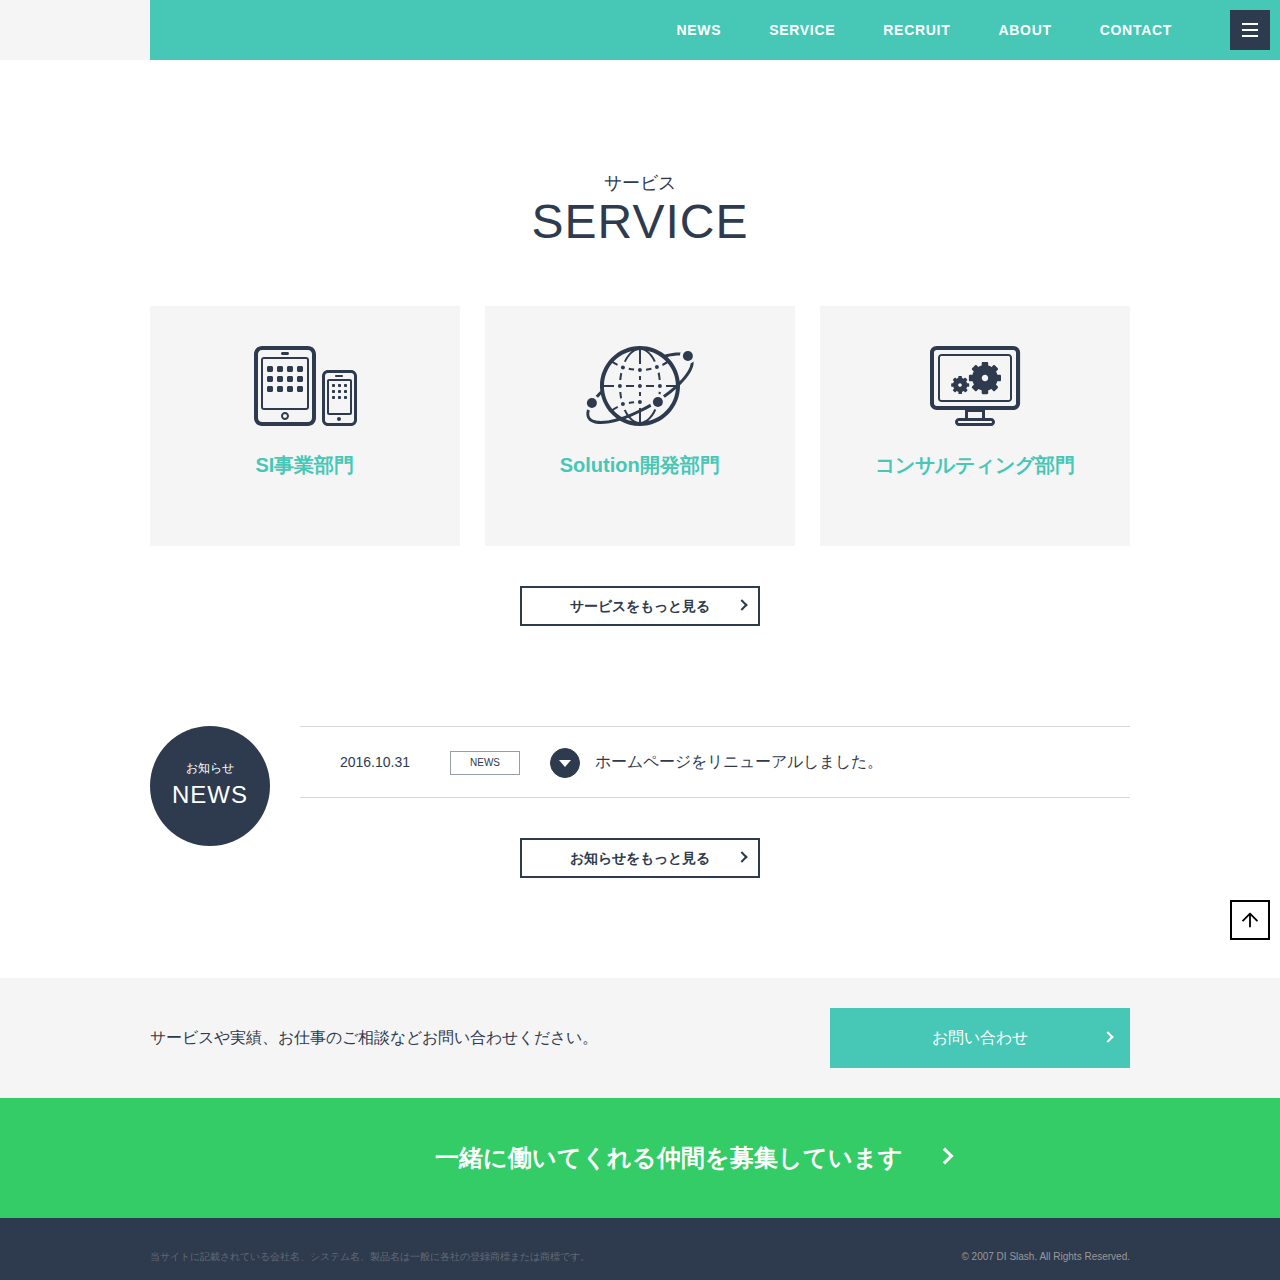
<file: index.html>
<!DOCTYPE html>
<html lang="ja">
    <head>
        <meta http-equiv="Content-Type" content="text/html; charset=UTF-8">
        
        <title>Webシステム/アプリ開発なら株式会社 DI Slash（東京）</title>

        <meta name="description" content="株式会社 DI Slashのミッションは、プロダクトやサービスの先にある「体験」を創ること。 IT技術と品質にこだわり、ものづくりの感性を磨き続けています。 ">
        <meta property="og:title" content="株式会社 DI Slash">
        <meta property="og:type" content="website">
        <meta property="og:url" content="/">
        <meta property="og:image" content="/asset/ico/apple-touch-icon.png">
        <meta name="viewport" content="initial-scale=1.0, user-scalable=no">
        <meta name="format-detection" content="telephone=no">
        <link rel="canonical" href="/">
        <link rel="author" type="text/plain" href="/about">
        <link rel="apple-touch-icon-precomposed" href="/asset/ico/apple-touch-icon.png">
        <link rel="stylesheet" href="/css">
        <link rel="stylesheet" href="/css/home.css">
        <!--script async="" src="/js/analytics.js"></script-->
        <script src="/js/jquery-1.11.1.min.js"></script>
        <script src="/js/common.js"></script>
        <script src="/js/main-visual.js"></script>
        <script src="/js/map.js"></script>
        <meta name="google-site-verification" content="">
    </head>
    <body id="is-sp">
        <div class="area-header" role="banner">
            <div class="website-name"><a href="/"><h1>株式会社 DI Slash</h1></a></div>
        </div>

        <div class="area-banner">
            <div class="l-wrapper">
                <div class="article">
                    <div class="head">
                        <em>DREAM</em>  INNOVATION<br> <em>SLASH</em>
                    </div>
                    <div class="body">
                        常にお客様の満足の為にベストを尽くし信頼され、<br>
                        高等な技術集団として評価される会社を<br>作り続けます。
                    </div>
                </div>
            </div>
        </div>

        <div class="area-main" role="main">
            <div class="l-wrapper">

                <div class="service">
                    <h1 class="head category"><span class="ruby">サービス</span>service</h1>

                    <div class="page-list">

                    <div class="article smartphone-app js-toggle">
                        <h2 class="head">SI事業部門</h2>
                        <div class="body">
                            <ul class="decor-link-list">
                                <li>
                                    <a class="item">
                                        <span class="data">業務委託開発</span>
                                    </a>
                                </li>
                                <li>
                                    <a class="item">
                                        <span class="data">新規システム開発</span>
                                    </a>
                                </li>
                                <li>
                                    <a class="item">
                                        <span class="data">既存システムの維持保守</span>
                                    </a>
                                </li>
                                <!--li>
                                    <a class="item" href="/service/smartphone-app/html5-javascript.html">
                                        <span class="data">Webアプリ開発</span>
                                    </a>
                                </li>
                                <li>
                                    <a class="item" href="/service/smartphone-app/unity.html">
                                        <span class="data">Unity（3D）</span>
                                    </a>
                                </li>
                                <li>
                                    <a class="item" href="/service/smartphone-app/wearable-device.html">
                                        <span class="data">ウェアラブルデバイス</span>
                                    </a>
                                </li>
                                <li>
                                    <a class="item" href="/service/solution/ibeacon.html">
                                        <span class="data">iBeacon</span>
                                    </a>
                                </li-->
                            </ul>
                        </div>
                    </div>

                    <div class="article website js-toggle">
                        <h2 class="head">Solution開発部門</h2>
                        <div class="body">
                            <ul class="decor-link-list">
                                <li>
                                    <a class="item">
                                        <span class="data">レガシーシステムの<br>Migration Solution</span>
                                    </a>
                                </li>
                                <li>
                                    <a class="item">
                                        <span class="data">.NET開発サーポートツール</span>
                                    </a>
                                </li>
                                <!--li>
                                    <a class="item" href="/service/website/seo.html">
                                        <span class="data">SEO（検索エンジン最適化）</span>
                                    </a>
                                </li>
                                <li>
                                    <a class="item" href="/service/website/smartphone.html">
                                        <span class="data">スマートフォン対応/最適化</span>
                                    </a>
                                </li>
                                <li>
                                    <a class="item" href="/service/website/responsive.html">
                                        <span class="data">レスポンシブWebデザイン</span>
                                    </a>
                                </li>
                                <li>
                                    <a class="item" href="/service/website/maintenance.html">
                                        <span class="data">メンテナンス保守</span>
                                    </a>
                                </li-->
                            </ul>
                        </div>
                    </div>

                    <div class="article web-app-system js-toggle">
                        <h2 class="head">コンサルティング部門</h2>
                        <div class="body">
                            <ul class="decor-link-list">
                                <li>
                                    <a class="item">
                                        <span class="data">業務コンサルティング</span>
                                    </a>
                                </li>
                                <li>
                                    <a class="item">
                                        <span class="data">データベースコンサルティング</span>
                                    </a>
                                </li>
                                <li>
                                    <a class="item">
                                        <span class="data">システム分析コンサルティング</span>
                                    </a>
                                </li>
                                <!--li>
                                    <a class="item" href="/service/web-app-system/ec-site.html">
                                        <span class="data">ECサイト構築/運営</span>
                                    </a>
                                </li>
                                <li>
                                    <a class="item" href="/service/web-app-system/business-app.html">
                                        <span class="data">業務システム開発</span>
                                    </a>
                                </li>
                                <li>
                                    <a class="item" href="/service/web-app-system/enterprise-portal.html">
                                        <span class="data">企業・社内ポータル開発</span>
                                    </a>
                                </li>
                                <li>
                                    <a class="item" href="/service/web-app-system/infrastructure-server.html">
                                        <span class="data">インフラ・サーバ設計/構築</span>
                                    </a>
                                </li-->
                            </ul>
                        </div>
                    </div>

                </div>

                    <div class="more">
                        <a href="/service/">サービスをもっと見る</a>
                    </div>

                </div>

                <div class="article l-horizontal news">
                    <h2 class="head"><span class="ruby">お知らせ</span>news</h2>
                    <div id="js-news-list" class="body news-list">
                        <div class="article js-toggle">
                           <div class="head">
                                <div class="date">2016.10.31</div>
                                <div class="type">NEWS</div>
                                <h2>ホームページをリニューアルしました。</h2>
                            </div>
                            <div class="body">
                                <p>みなさん、ホームページをリニューアルしました。</p>
                            </div>
                        </div>
                    </div>
                    <div class="more">
                        <a href="/news">お知らせをもっと見る</a>
                    </div>
                </div>

            </div>

            <div class="nav-contact" role="complementary">
                <div class="l-wrapper">
                    <p>
                        サービスや実績、お仕事のご相談などお問い合わせください。
                    </p>
                    <a href="/contact" class="button" role="button">お問い合わせ</a>
                </div>
            </div>

            <a href="/recruit/" class="recruit">
                <div>
                    一緒に働いてくれる<br>仲間を募集しています
                </div>
            </a>


            <div class="nav-return">
                <div class="l-wrapper">
                    <a id="btn_page-top" class="page-top" href="/#top" style="position: fixed; display: inline;">page top</a>
                </div>
            </div>

        </div>
        <div id="navigation" class="nav" role="navigation" style="">
            <span id="btn_nav" class="btn_nav"></span>
            <div class="l-wrapper">
                <div class="home is-current">
                    <a href="/">home</a>
                </div>
                <ul id="main-menu" class="main">
                    <li><a href="/news">news<span class="ruby">お知らせ</span></a></li>
                    <li><a href="/service">service<span class="ruby">サービス</span></a></li>
                    <li><a href="/recruit">recruit<span class="ruby">リクルート</span></a></li>
                    <li><a href="/about">about<span class="ruby">会社紹介</span></a></li>
                    <li class="contact"><a href="/contact">contact<span class="ruby">お問い合わせ</span></a></li>
                </ul>
                <ul class="sub">
                </ul>
                <div class="english">
                    <a href="/ko/">한국어</a>
                </div>
                <div class="facebook">
                    <a href="http://ja-jp.facebook.com/dislash.jp" target="_blank">Facebook</a>
                </div>
            </div>
        </div>
        <div class="area-footer">
            <div class="l-wrapper">
                <span class="copyright">© 2007 DI Slash. All Rights Reserved.</span>
                <span class="trademark">当サイトに記載されている会社名、システム名、製品名は一般に各社の登録商標または商標です。</span>
            </div>
        </div>



    </body>
</html>
</file>
<file: css/home.css>
@charset "UTF-8";.montserrat,.head.category,.head.category-sub,#is-pc .nav .home a,#is-pc .nav .english a,#is-pc .nav li a,#is-sp .nav li a,#is-sp .nav .home a,#is-sp .nav .english a,#is-pc .news.article.l-horizontal>.head,#is-pc.is-ie8 .area-banner .article .head,#is-sp .area-banner .article .head,#is-sp .news.article.l-horizontal>.head{font-family:"Montserrat",Helvetica,"Hiragino Kaku Gothic Pro","ヒラギノ角ゴ Pro W3",YuGothic,Meiryo,sans-serif;text-transform:uppercase;font-weight:normal;text-decoration:none}.montserrat .ruby,.head.category .ruby,.head.category-sub .ruby,#is-pc .nav .home a .ruby,#is-pc .nav .english a .ruby,#is-pc .nav li a .ruby,#is-sp .nav li a .ruby,#is-sp .nav .home a .ruby,#is-sp .nav .english a .ruby,#is-pc .news.article.l-horizontal>.head .ruby,#is-pc.is-ie8 .area-banner .article .head .ruby,#is-sp .area-banner .article .head .ruby,#is-sp .news.article.l-horizontal>.head .ruby{display:block;text-transform:none;font-weight:normal;letter-spacing:0}.url{font-family:"Garamond", "Times New Roman", "HG明朝E", serif;font-weight:bold;letter-spacing:1px}.decor-link-list{border-top:1px solid #d5d7db}.decor-link-list li{position:relative;display:table;width:100%;border:solid #d5d7db;border-width:0 0 1px}.decor-link-list li a{display:table-cell;font-size:14px;text-decoration:none;line-height:1.3;word-break:break-all;vertical-align:middle;color:#2e3b4e}#is-pc .decor-link-list a{padding:18px 48px 18px 30px;overflow:hidden}#is-pc .decor-link-list a:hover{background:#f5f5f5}#is-pc .decor-link-list a:hover img{opacity:0.7}#is-pc .decor-link-list a:after{content:"";position:absolute;top:50%;left:50%;display:block;width:8px;height:12px;margin-top:-6px;background:url(/asset/img/legacy/arrow_right.png) no-repeat;left:auto;right:24px}@media only screen{#is-pc .decor-link-list a:after{filter:none;background:none;width:8px;height:8px;margin-top:-5.2px;margin-left:-5.2px;border:solid #2e3b4e;border-width:2px 2px 0 0;-webkit-transform:rotate(45deg);-ms-transform:rotate(45deg);transform:rotate(45deg)}}#is-pc .decor-link-list a .head{display:block;margin:0 0 12px}#is-sp .decor-link-list a{padding:12px 36px 12px 20px}#is-sp .decor-link-list a:after{content:"";position:absolute;top:50%;left:50%;display:block;width:8px;height:12px;margin-top:-6px;background:url(/asset/img/legacy/arrow_right.png) no-repeat;left:auto;right:15px}@media only screen{#is-sp .decor-link-list a:after{filter:none;background:none;width:8px;height:8px;margin-top:-5.2px;margin-left:-5.2px;border:solid #2e3b4e;border-width:2px 2px 0 0;-webkit-transform:rotate(45deg);-ms-transform:rotate(45deg);transform:rotate(45deg)}}#is-sp .decor-link-list a .head{display:block;margin:0}.decor-link-list .item .data .shoulder{display:block;font-size:12px}.decor-link-list .item .data .shoulder:empty{display:none}#is-pc .decor-link-list .item{display:table;width:100%}#is-pc .decor-link-list .item .data{display:table-cell;padding-right:30px;vertical-align:middle}#is-pc .decor-link-list .item .data .shoulder{margin-bottom:12px}#is-pc .decor-link-list .item .figure{display:table-cell;width:150px;height:75px;vertical-align:middle}#is-sp .decor-link-list .item .data{line-height:1.57}#is-sp .decor-link-list .item .data .shoulder{margin-bottom:6px}#is-sp .decor-link-list .item .figure{display:none}*,*:before,*:after{-webkit-box-sizing:border-box;-moz-box-sizing:border-box;box-sizing:border-box}body,div,p,form,blockquote{margin:0;padding:0;font-size:100%}#is-sp div,#is-sp p,#is-sp form{-webkit-text-size-adjust:100%}table{border-collapse:collapse;border-spacing:0}th,td{padding:0}h1,h2,h3,h4,h5,h6{margin:0;padding:0;font-size:100%}ul,ol,li{margin:0;padding:0;list-style:none}a img{border:0 none}img{vertical-align:middle}em{font-style:normal;color:#2dcb74;}#is-pc .area-header .website-name a:before,#is-sp .area-header .website-name a:before{ }#is-pc .nav-return .page-top{background-image:url([data-uri])}.nav-return a.category-top:before{background-image:url([data-uri])}#is-pc .area-header .breadcrumbs li ~ li:before{background-image:url([data-uri])}.news-list .article .body p .link-blank:before{background-image:url([data-uri])}html{background:#2e3b4e}body{font-family:Helvetica,"Hiragino Kaku Gothic Pro","ヒラギノ角ゴ Pro W3",YuGothic,Meiryo,sans-serif;line-height:1;color:#2e3b4e}input,textarea{font-family:Helvetica,"Hiragino Kaku Gothic Pro","ヒラギノ角ゴ Pro W3",YuGothic,Meiryo,sans-serif}#is-pc{background:#2e3b4e}#is-sp{background:#fff}a{color:#09f}a:hover{text-decoration:none}#is-pc .l-wrapper{display:block;max-width:1040px;min-width:708px;margin:0 auto;padding:0 30px}.figure img{max-width:100%;max-width:100%}.area-header .website-name a{display:block}#is-pc .area-header{position:relative;overflow:hidden;color:#fff;background:#47c7b6}#is-pc .area-header .website-name{float:left;width:150px;height:60px}#is-pc .area-header .website-name a{position:relative;display:block;width:150px;height:0;padding:60px 0 0;overflow:hidden;line-height:60px;background-color:#f5f5f5}#is-pc .area-header .website-name a:before{content:"";position:absolute;top:17px;left:25px;display:block;width:100px;height:0;padding:26px 0 0;overflow:hidden;line-height:26px;background-repeat:no-repeat}#is-pc .area-header .website-name a:hover:before{opacity:0.7}#is-pc .area-header .breadcrumbs{clear:both;padding:30px 0 29px;background:#fff}#is-pc .area-header .breadcrumbs li{display:inline;text-transform:uppercase}#is-pc .area-header .breadcrumbs li:last-child{text-transform:none}#is-pc .area-header .breadcrumbs li:nth-child(2){text-transform:uppercase}#is-pc .area-header .breadcrumbs li ~ li:before{content:"";display:inline-block;width:10px;height:10px;vertical-align:middle;background-repeat:no-repeat;color:#2e3b4e;opacity:0.5}#is-pc .area-header .breadcrumbs li a{font-size:10px;text-decoration:none;color:#2e3b4e}#is-pc .area-header .breadcrumbs li a:hover{text-decoration:underline}#is-pc.is-ie8 .area-header .website-name a{display:block;width:150px;background:#f5f5f5 url(/asset/img/legacy/logo_zyyx.png) no-repeat center center}#is-pc.is-ie8 .area-header .breadcrumbs li ~ li:before{background:url(/asset/img/legacy/arrow_breadcrumbs.png) no-repeat}#is-sp .area-header{height:50px;background:#f5f5f5}#is-sp .area-header .website-name{width:100%;height:50px;margin:0 auto}#is-sp .area-header .website-name a{display:block;margin:0 50px;height:0;padding:50px 0 0;overflow:hidden;line-height:60px;background:#f5f5f5}#is-sp .area-header .website-name a:before{content:"";position:absolute;top:14px;left:50%;display:block;width:75px;height:0;padding:19px 0 0;margin-left:-37px;overflow:hidden;line-height:19px;background-repeat:no-repeat}#is-sp .area-header .breadcrumbs{position:absolute;top:0;left:0;width:50px;height:50px}#is-sp .area-header .breadcrumbs li{display:none}#is-sp .area-header .breadcrumbs li:nth-last-child(2){position:relative;display:block;width:50px;height:0;padding:50px 0 0;overflow:hidden;line-height:50px}#is-sp .area-header .breadcrumbs li:nth-last-child(2):after{content:"";position:absolute;top:50%;left:50%;display:block;width:8px;height:12px;margin-top:-6px;background:url(/asset/img/legacy/arrow_right.png) no-repeat}@media only screen{#is-sp .area-header .breadcrumbs li:nth-last-child(2):after{filter:none;background:none;width:9px;height:9px;margin-top:-5.85px;margin-left:-5.85px;border:solid #2e3b4e;border-width:2px 2px 0 0;-webkit-transform:rotate(-135deg);-ms-transform:rotate(-135deg);transform:rotate(-135deg)}}#is-sp .area-header .breadcrumbs li:nth-last-child(2) a{position:absolute;top:0;left:0;display:block;width:50px;height:0;padding:50px 0 0;overflow:hidden;line-height:50px}#is-sp.is-android2 .area-header .website-name a:before{}.area-main{position:relative;background-color:#fff}#is-pc .area-main{padding-top:1px}#is-sp .area-main{padding:24px 0 0}#is-sp .area-main .l-wrapper:first-child .article:first-child{margin-top:0}#is-pc .article{margin-top:60px}#is-pc .article p{margin-top:30px;font-size:16px;line-height:1.75}#is-sp .article{margin-top:48px}#is-sp .article .head{margin:12px 20px}#is-sp .article p{font-size:14px;line-height:1.6}#is-sp .article .body>p{margin:0 20px 20px 20px}.head.category,.head.category-sub{text-align:center}.head.category .ruby,.head.category-sub .ruby{display:block;margin:6px;font-weight:normal;text-align:center}.head.category{margin-top:14px;font-weight:normal;letter-spacing:1px}.head.category-sub{font-weight:normal;letter-spacing:2px}#is-pc .head.category{margin-bottom:60px;font-size:48px}#is-pc .head.category .ruby{font-size:18px}#is-pc .head.category-sub{margin-bottom:30px;font-size:24px}#is-pc .head.category-sub .ruby{font-size:12px}#is-sp .head.category{margin:6px 0 36px;font-size:30px}#is-sp .head.category .ruby{font-size:11px}#is-sp .head.category-sub{margin-bottom:28px;font-size:22px}#is-sp .head.category-sub .ruby{font-size:11px}.head.content{line-height:1.3}.head.content-sub{line-height:1.5}#is-pc .head.content{margin-bottom:60px;font-size:30px;line-height:1.3}#is-pc .head.content-sub{margin-bottom:30px;font-size:20px;line-height:1.5}#is-sp .head.content{font-size:20px}#is-sp .head.content-sub{margin-bottom:6px;font-size:16px}.head.shoulder{line-height:1.3}#is-pc .head.shoulder{margin-bottom:36px;font-size:18px}#is-sp .head>.head{margin-left:0;margin-right:0}#is-sp .head.shoulder{margin:0 0 18px;font-size:14px;font-weight:bold}.article.l-horizontal>.head{color:#47c7b6}.article.l-horizontal .body{position:relative}#is-pc .article.l-horizontal{overflow:hidden}#is-pc .article.l-horizontal>.head{float:left;display:block;width:180px;padding:6px 0;line-height:1.75;letter-spacing:1px;color:#47c7b6}#is-pc .article.l-horizontal>.body{margin-left:200px}#is-pc .article.l-horizontal>.body .article:first-child{margin-top:12px}#is-sp .article.l-horizontal .head br{display:none}.nav-return a{text-transform:uppercase;color:#2e3b4e}.nav-return a.category-top:before{content:"";position:absolute;top:2px;left:0;display:block;width:16px;height:12px;vertical-align:middle;background-repeat:no-repeat}#is-pc .nav-return{padding:60px 0 100px;background-color:#fff}#is-pc .nav-return a.category-top{position:relative;padding-left:36px;font-family:"Montserrat",Helvetica,"Hiragino Kaku Gothic Pro","ヒラギノ角ゴ Pro W3",YuGothic,Meiryo,sans-serif;font-weight:bold;text-decoration:none}#is-pc .nav-return a.category-top:hover{opacity:0.7}#is-pc .nav-return .page-top{right:10px;bottom:10px;z-index:1000;display:none;width:40px;height:0;padding:36px 0 0;overflow:hidden;line-height:40px;background-color:#fff;background-repeat:no-repeat;border:2px solid black}#is-pc .nav-return .page-top:hover{opacity:0.7}#is-pc.is-ie8 .category-top{background:url(/asset/img/legacy/arrow_return.png) left center no-repeat}#is-pc.is-ie8 .page-top{background:url(/asset/img/legacy/btn_page-top.png) center center}#is-pc.is-ie8 .page-top.is-static{position:absolute !important}#is-sp .nav-return{padding-top:24px}#is-sp .nav-return .l-wrapper{position:relative;display:table;width:100%;height:60px;overflow:hidden}#is-sp .nav-return .l-wrapper a{position:relative !important;display:table-cell;width:50%;font-size:12px;text-decoration:none;vertical-align:middle}#is-sp .nav-return .l-wrapper a.category-top{padding:0 36px}#is-sp .nav-return .l-wrapper a.category-top:before{top:50%;left:10px;margin-top:-8px}#is-sp .nav-return .l-wrapper a.page-top{padding:0 30px;text-align:right}#is-sp .nav-return .l-wrapper a.page-top:after{content:"";content:"";position:absolute;top:50%;left:50%;display:block;width:8px;height:12px;margin-top:-6px;background:url(/asset/img/legacy/arrow_right.png) no-repeat;left:auto;right:12px;margin-top:-2px !important}@media only screen{#is-sp .nav-return .l-wrapper a.page-top:after{filter:none;background:none;width:8px;height:8px;margin-top:-5.2px;margin-left:-5.2px;border:solid #2e3b4e;border-width:2px 2px 0 0;-webkit-transform:rotate(-45deg);-ms-transform:rotate(-45deg);transform:rotate(-45deg)}}.area-footer{font-size:10px;color:#999;background:#2e3b4e}.area-footer .trademark{color:rgba(153,153,153,0.5)}#is-pc .area-footer{position:relative;z-index:1;clear:both;padding:18px 0;text-align:right}#is-pc .area-footer .l-wrapper{overflow:hidden}#is-pc .area-footer .l-wrapper .copyright{float:right}#is-pc .area-footer .l-wrapper .trademark{float:left}#is-pc .area-footer.is-fixed{z-index:1}#is-pc.is-ie8 .area-footer .nav-return a:before{background-image:url(/asset/img/legacy/arrow_return.png);height:13px}#is-pc.is-ie8 .area-footer .facebook a{background:url(/asset/img/legacy/icon_facebook.png)}#is-sp .area-footer{text-align:center;line-height:1}#is-sp .area-footer .copyright{display:block;padding:15px 0}#is-sp .area-footer .trademark{display:block;padding:0 5px 10px;font-size:7px}#is-pc .nav.list .facebook a,#is-pc .nav.list.footer .facebook a,#is-sp .nav .facebook a{background-image:url([data-uri])}#is-pc .nav.footer .facebook a{background-image:url([data-uri])}html,body{overflow-x:hidden}#is-pc .btn_nav,#is-sp .btn_nav{display:inline-block}#is-pc .btn_nav:before,#is-sp .btn_nav:before,#is-pc .btn_nav:after,#is-sp .btn_nav:after{content:"";position:absolute;display:block;border-style:solid}#is-pc .btn_nav:before,#is-sp .btn_nav:before{height:8px;border-width:2px 0;-webkit-transform-origin:top left;-ms-transform-origin:top left;transform-origin:top left}#is-pc .btn_nav:after,#is-sp .btn_nav:after{border-width:0 0 2px;-webkit-transform-origin:bottom left;-ms-transform-origin:bottom left;transform-origin:bottom left}#is-pc .btn_nav.close:before,#is-sp.is-navi-open .btn_nav:before{height:0;border-bottom-width:0;-webkit-transform:rotate(45deg);-ms-transform:rotate(45deg);transform:rotate(45deg)}#is-pc .btn_nav.close:after,#is-sp.is-navi-open .btn_nav:after{-webkit-transform:rotate(-45deg);-ms-transform:rotate(-45deg);transform:rotate(-45deg)}#is-pc:after{content:"";position:fixed;top:0;left:0;z-index:-1;width:0;height:0;background:rgba(0,0,0,0.4);opacity:0}#is-pc.is-slideout:after,#is-pc.is-navi-open:after{right:0;bottom:0;z-index:999;width:auto;height:auto;opacity:1}#is-pc.is-slideout.is-ie8:after,#is-pc.is-navi-open.is-ie8:after{background:url(/asset/img/legacy/bg_screen.png)}#is-pc .nav .home,#is-pc .nav .english,#is-pc .nav li{display:table-cell}#is-pc .nav .home a,#is-pc .nav .english a,#is-pc .nav li a{display:block;height:60px;padding:0 24px;font-size:14px;font-weight:bold;text-align:center;line-height:60px;letter-spacing:0.05em;white-space:nowrap;color:#fff;border-bottom:3px solid transparent}#is-pc .nav .home.is-current a,#is-pc .nav .english.is-current a,#is-pc .nav li.is-current a{color:#2e3b4e;border-bottom-color:#2e3b4e}#is-pc .nav .main{position:absolute;top:0;right:0;display:table;padding-right:84px;-webkit-transform:translateX(0);-ms-transform:translateX(0);transform:translateX(0);opacity:1}#is-pc .nav .main .ruby{display:none}#is-pc .nav .sub,#is-pc .nav .facebook{display:none}#is-pc .nav .english{display:inline-block}#is-pc .nav .home a,#is-pc .nav .english a{display:none}#is-pc.is-scrolltop .nav .l-wrapper{position:static}#is-pc.is-scrolltop .nav .main{position:absolute;top:0;right:0;display:table;padding-right:84px;-webkit-transform:translateX(0);-ms-transform:translateX(0);transform:translateX(0)}#is-pc.is-scrolltop .nav .facebook{position:static;float:right;margin:-18px 0 0}#is-pc.is-scrolltop .nav:not(.list) .main a:hover{color:#2e3b4e}#is-pc.is-scrolltop.is-slideout .nav .main{-webkit-transform:translateX(50%);-ms-transform:translateX(50%);transform:translateX(50%)}@media screen and (max-width: 1024px){#is-pc.is-scrolltop .nav .main .contact{display:none}}#is-pc.is-scrolltop.is-ie8 .nav .main a{letter-spacing:normal}#is-pc .nav.footer{position:relative;padding:36px 0 15px;color:#999}#is-pc .nav.footer .l-wrapper{position:relative}#is-pc .nav.footer ul{width:632px}#is-pc .nav.footer .home,#is-pc .nav.footer .english,#is-pc .nav.footer ul{overflow:hidden;font-size:14px}#is-pc .nav.footer .home li,#is-pc .nav.footer .english li,#is-pc .nav.footer ul li{width:108px}#is-pc .nav.footer .home a,#is-pc .nav.footer .english a,#is-pc .nav.footer ul a{height:auto;padding:0;font-size:14px;text-align:left;line-height:1;color:#ccc}#is-pc .nav.footer .home a .ruby,#is-pc .nav.footer .english a .ruby,#is-pc .nav.footer ul a .ruby{display:block;margin-top:6px;font-size:10px;font-weight:normal;color:#999}#is-pc .nav.footer .home{float:left;width:108px;height:40px;font-size:14px}#is-pc .nav.footer .home a{display:block}#is-pc .nav.footer .main{position:relative;display:block;padding-right:0}#is-pc .nav.footer .sub{display:block;padding:18px 0 0}#is-pc .nav.footer .sub a{font-size:12px;font-weight:bold}#is-pc .nav.footer .english{position:absolute;bottom:0;right:30px}#is-pc .nav.footer .english a{display:block;font-size:12px}#is-pc .nav.footer .facebook{position:absolute;top:0;right:30px;display:block}#is-pc .nav.footer .facebook a{display:block;width:20px;height:0;padding:20px 0 0;overflow:hidden;line-height:20px}#is-pc .nav.footer:not(.list) .home a:hover,#is-pc .nav.footer:not(.list) .english a:hover,#is-pc .nav.footer:not(.list) .facebook a:hover,#is-pc .nav.footer:not(.list) ul li a:hover{opacity:0.5}#is-pc .nav.footer.is-fixed{z-index:1}#is-pc.is-ie8 .nav.footer .facebook a{background:url(/asset/img/legacy/ico_facebook.png)}#is-pc .nav.list{position:fixed;top:0;right:300px;z-index:1000;width:300px;height:100%;margin:0 0 0 auto;padding:40px;background:#fff;-webkit-transform:translateX(300px);-ms-transform:translateX(300px);transform:translateX(300px)}#is-pc .nav.list .home,#is-pc .nav.list .english,#is-pc .nav.list li{display:block}#is-pc .nav.list .home a,#is-pc .nav.list .english a,#is-pc .nav.list li a{display:block;height:50px;padding:0;font-size:16px;text-align:left;line-height:1;letter-spacing:1px;color:#2e3b4e;border:0 none}#is-pc .nav.list .home a .ruby,#is-pc .nav.list .english a .ruby,#is-pc .nav.list li a .ruby{display:block;margin-top:5px;font-size:10px;font-weight:normal;letter-spacing:normal;color:#818994}#is-pc .nav.list .home.is-current a,#is-pc .nav.list .english.is-current a,#is-pc .nav.list li.is-current a{color:#47c7b6}#is-pc .nav.list .home.is-current a .ruby,#is-pc .nav.list .english.is-current a .ruby,#is-pc .nav.list li.is-current a .ruby{color:#47c7b6}#is-pc .nav.list .l-wrapper,#is-pc .nav.list ul{max-width:initial;max-width:auto;min-width:initial;min-width:auto;width:auto;padding:0;margin:0}#is-pc .nav.list .home{float:none;height:auto}#is-pc .nav.list .main{position:relative;display:block;padding-right:0;-webkit-transform:translateX(0);-ms-transform:translateX(0);transform:translateX(0)}#is-pc .nav.list .sub{display:block;padding-top:0;margin-top:20px}#is-pc .nav.list .sub li{display:block}#is-pc .nav.list .sub li a{height:30px;font-family:"HiraKakuProN-W6", "ヒラギノ角ゴ Pro W6", sans-serif;font-size:14px}#is-pc .nav.list .english{position:static;right:auto;margin-top:22px}#is-pc .nav.list .english a{height:auto;font-size:14px}#is-pc .nav.list .facebook{position:static;float:none;display:block;margin-top:40px}#is-pc .nav.list .facebook a{display:block;width:20px;height:0;padding:20px 0 0;overflow:hidden;line-height:20px}#is-pc .nav.list a:hover{opacity:0.7}#is-pc .nav.list .is-current a:hover{opacity:1}@media screen and (max-width: 1024px){#is-pc .nav.list .main .contact{display:block}}#is-pc.is-ie8 .nav.list .facebook{padding-top:40px;line-height:40px;background:url(/asset/img/legacy/ico_facebook_nav.png) no-repeat;zoom:50%}#is-pc.is-slideout .nav .main{opacity:0}#is-pc.is-slideout .nav.list{right:0}#is-pc.is-slideout .nav.list .main{opacity:1;-webkit-transform:translateX(0);-ms-transform:translateX(0);transform:translateX(0)}#is-pc.is-navi-open .nav.footer.list{top:0 !important}#is-pc.is-navi-open.is-ie8 .nav{right:0}#is-pc.is-slideout.is-navi-open .nav{right:0}#is-pc .btn_nav{position:fixed;top:10px;left:100%;z-index:1000;width:40px;height:40px;padding:13px 12px;margin-left:-50px;background:#2e3b4e;cursor:pointer;-webkit-user-select:none;-moz-user-select:none}#is-pc .btn_nav:before,#is-pc .btn_nav:after{left:12px;width:16px;border-color:#fff}#is-pc .btn_nav:after{top:25px}#is-pc .btn_nav:hover:before,#is-pc .btn_nav:hover:after{opacity:0.7}#is-pc .btn_nav.close{background:transparent}#is-pc .btn_nav.close:before,#is-pc .btn_nav.close:after{left:15px;width:18px;border-color:#2e3b4e}#is-pc .btn_nav.close:before{border-bottom:2px solid rgba(255,255,255,0)}#is-pc .nav.list .btn_nav{position:absolute;left:0}#is-pc.is-slideout .btn_nav{margin-left:-40px}#is-pc.is-navi-open .btn_nav{left:-40px;margin-left:250px}#is-pc.is-navi-open.is-ie8 .btn_nav{background:#47c7b6 url(/asset/img/legacy/btn_headerNav-close.png) no-repeat center center}#is-pc.is-navi-open.is-ie8 .btn_nav:before,#is-pc.is-navi-open.is-ie8 .btn_nav:after{content:none}#is-pc:not(.is-scrolltop) .page-top{-webkit-transform:translateY(0);-ms-transform:translateY(0);transform:translateY(0)}#is-pc:not(.is-scrolltop) .page-top.is-static{position:absolute !important}#is-pc.is-slideout .page-top,#is-pc.is-scrolltop .page-top{-webkit-transform:translateY(50px);-ms-transform:translateY(50px);transform:translateY(50px)}#is-pc:after{transition-property:all;transition-duration:500ms}#is-pc .nav{transition-property:right;transition-duration:500ms}#is-pc .nav .btn_nav:before,#is-pc .nav .btn_nav:after{transition-property:transform, background-color;transition-duration:500ms;-webkit-transition-property:-webkit-transform, background-color;-webkit-transition-duration:500ms}#is-pc .nav.list .main{transition-property:none;transition-duration:0;-webkit-transition-property:none;-webkit-transition-duration:0}#is-pc .area-main{transition-property:z-index;transition-duration:500ms;z-index:2}#is-pc.is-slideout .area-main{z-index:0}#is-pc.is-transition .nav .main{transition-property:all;transition-duration:250ms}#is-pc.is-transition .page-top{transition-property:transform;transition-duration:250ms;transition-delay:250ms;-webkit-transition-property:-webkit-transform;-webkit-transition-duration:250ms;-webkit-transition-delay:250ms}#is-sp .area-header::before,#is-sp .area-banner::before,#is-sp .area-main::before,#is-sp .area-footer::before{content:"";position:fixed;top:0;left:0;right:0;z-index:0;background:rgba(0,0,0,0.5);opacity:0}#is-sp.is-android2 .area-header::before,#is-sp.is-android2 .area-banner::before,#is-sp.is-android2 .area-main::before,#is-sp.is-android2 .area-footer::before{position:absolute}#is-sp.is-android4 .area-header::before,#is-sp.is-android4 .area-banner::before,#is-sp.is-android4 .area-footer::before{content:none}#is-sp.is-navi-open .area-header::before,#is-sp.is-navi-open .area-banner::before,#is-sp.is-navi-open .area-main::before,#is-sp.is-navi-open .area-footer::before{bottom:0;z-index:999;opacity:1}#is-sp.is-navi-open.is-android2 .area-header::before,#is-sp.is-navi-open.is-android2 .area-main::before,#is-sp.is-navi-open.is-android2 .area-footer::before{z-index:999;opacity:1}#is-sp.is-navi-open.is-android4 .area-main::before{z-index:999;opacity:1}#is-sp .area-header.is-follow{position:fixed;top:0;left:0;right:0;z-index:999;width:100%}#is-sp:not(.is-scrolltop) .area-header.is-follow.is-hide{top:-100%;opacity:0}#is-sp .area-header,#is-sp .area-banner,#is-sp .area-main,#is-sp .area-footer{-webkit-transform:translateX(0);transform:translateX(0)}#is-sp.is-navi-open .area-header,#is-sp.is-navi-open .area-banner,#is-sp.is-navi-open .area-main,#is-sp.is-navi-open .area-footer{-webkit-transform:translateX(-250px);transform:translateX(-250px)}#is-sp .nav{position:fixed;top:0;right:0;bottom:0;z-index:1000;width:250px;background:#fff;-webkit-transform:translateX(250px);transform:translateX(250px)}#is-sp .nav .l-wrapper{height:100%;padding:36px 30px;overflow:auto;-webkit-overflow-scrolling:touch;overflow-scrolling:touch}#is-sp .nav li a{display:block;color:#2e3b4e}#is-sp .nav li.is-current a{color:#47c7b6}#is-sp .nav li.is-current a .ruby{color:#47c7b6}#is-sp .nav .home a{display:block;height:55px;padding:12px 0;color:#2e3b4e}#is-sp .nav .home.is-current a{color:#47c7b6}#is-sp .nav .home.is-current a .ruby{color:#47c7b6}#is-sp .nav .main{right:0}#is-sp .nav .main a{padding:12px 0;font-size:16px;letter-spacing:1px}#is-sp .nav .main a .ruby{display:block;margin-top:5px;font-size:10px;font-weight:normal;letter-spacing:normal;color:#818994}#is-sp .nav .sub{right:0;margin-top:18px}#is-sp .nav .sub a{padding:12px 0;font-size:13px;font-weight:bold;letter-spacing:1px}#is-sp .nav .english a{display:block;margin-top:36px;font-size:14px;color:#2e3b4e}#is-sp .nav .facebook{position:static;margin-top:48px}#is-sp .nav .facebook a{display:block;width:20px;height:0;padding:20px 0 0;overflow:hidden;line-height:20px}#is-sp.is-android2 .nav .l-wrapper{height:auto}#is-sp.is-android2 .nav .facebook a{background:url(/asset/img/legacy/ico_facebook_nav.png);background-size:20px 20px}#is-sp.is-android2 .nav{position:absolute}#is-sp.is-navi-open .nav{z-index:1000;-webkit-transform:translateX(0);transform:translateX(0)}#is-sp.is-navi-open .nav .main,#is-sp.is-navi-open .nav .sub{display:block}#is-sp .btn_nav{position:absolute;top:5px;right:5px;z-index:1001;width:40px;height:40px;padding:13px 17px;background:transparent;-webkit-tap-highlight-color:rgba(0,0,0,0);-webkit-transform:translateX(-250px);transform:translateX(-250px)}#is-sp .btn_nav:before,#is-sp .btn_nav:after{left:12px;width:16px;border-color:#2e3b4e}#is-sp .btn_nav:before{border-bottom:2px solid #2e3b4e}#is-sp .btn_nav:after{bottom:13px}#is-sp .area-header.is-follow.is-hide+.area-main+#navigation .btn_nav{background:#f5f5f5}#is-sp.is-navi-open .btn_nav{background:transparent;-webkit-transform:translateX(0);transform:translateX(0)}#is-sp.is-navi-open .btn_nav:before,#is-sp.is-navi-open .btn_nav:after{left:14px;width:18px}#is-sp.is-navi-open .btn_nav:before{border-bottom:2px solid rgba(255,255,255,0)}#is-sp.is-navi-open .area-header.is-follow.is-hide+.area-main+#navigation .btn_nav{background:transparent}#is-sp .area-header,#is-sp .area-banner,#is-sp .area-main,#is-sp .area-footer{-webkit-transition-property:-webkit-transform;-webkit-transition-duration:500ms}#is-sp .area-header::before,#is-sp .area-banner::before,#is-sp .area-main::before,#is-sp .area-footer::before{-webkit-transition-property:opacity;-webkit-transition-duration:500ms}#is-sp .nav{-webkit-transition-property:-webkit-transform;-webkit-transition-duration:500ms}#is-sp .btn_nav{-webkit-transition-property:-webkit-transform;-webkit-transition-duration:500ms}#is-sp.is-android2 .area-header,#is-sp.is-android2 .area-banner,#is-sp.is-android2 .area-main,#is-sp.is-android2 .area-footer{-webkit-transition-property:none;-webkit-transition-duration:0}#is-sp.is-android2 .area-header::before,#is-sp.is-android2 .area-banner::before,#is-sp.is-android2 .area-main::before,#is-sp.is-android2 .area-footer::before{-webkit-transition-property:none;-webkit-transition-duration:0}#is-sp.is-android2 .nav{-webkit-transition-property:none;-webkit-transition-duration:0}#is-sp.is-android2 .btn_nav{-webkit-transition-property:none;-webkit-transition-duration:0}#is-pc .area-banner .l-wrapper .article{}#is-pc .area-banner .l-wrapper .article .body{}.recruit div:before{background-image: url(http://icooon-mono.com/i/icon_15538/icon_155380_256.png);background-size: 77px 77px;)}.nav-contact{width:100%;background:#f5f5f5}.nav-contact .l-wrapper .button{position:relative;display:block;height:60px;padding:0 30px;font-size:16px;line-height:60px;text-decoration:none;text-align:center;color:#fff;background-color:#47c7b6}.nav-contact .l-wrapper .button:hover{opacity:0.7}.nav-contact .l-wrapper .button:after{content:"";position:absolute;top:50%;left:50%;display:block;width:8px;height:12px;margin-top:-6px;background:url(/asset/img/legacy/arrow_right.png) no-repeat;left:auto;right:18px}@media only screen{.nav-contact .l-wrapper .button:after{filter:none;background:none;width:8px;height:8px;margin-top:-5.2px;margin-left:-5.2px;border:solid #fff;border-width:2px 2px 0 0;-webkit-transform:rotate(45deg);-ms-transform:rotate(45deg);transform:rotate(45deg)}}#is-pc .nav-contact{margin-top:60px}#is-pc .nav-contact .l-wrapper{position:relative;display:table;width:100%;height:120px;padding:0}#is-pc .nav-contact .l-wrapper p{display:table-cell;padding:0 360px 0 30px;line-height:1.7;vertical-align:middle}#is-pc .nav-contact .l-wrapper .button{position:absolute;top:0;bottom:0;right:30px;width:300px;margin:auto}#is-pc.is-ie8 .nav-contact .button:after{background-image:url(/asset/img/legacy/arrow_button_right.png)}#is-sp .nav-contact{margin-top:50px}#is-sp .nav-contact p{display:none}#is-sp .nav-contact .button{font-weight:bold}#is-pc .page-list .article.smartphone-app .head,#is-sp .page-list .article.smartphone-app:before{background-image:url([data-uri])}#is-pc .page-list .article.website .head,#is-sp .page-list .article.website:before{background-image:url([data-uri])}#is-pc .page-list .article.web-app-system .head,#is-sp .page-list .article.web-app-system:before{background-image:url([data-uri])}.page-list .article{background:#f5f5f5}.page-list .article .head{text-align:center;color:#47c7b6;background-repeat:no-repeat;background-position:center 0;background-size:110px 80px}#is-pc .page-list .article{margin-top:0}#is-pc .page-list .article .head{font-size:20px;line-height:1.5;background-position:center 40px}#is-pc .page-list .article .decor-link-list{border:0 none}#is-pc .page-list .article .decor-link-list li{border-width:1px 0 0}#is-pc .page-list .article .decor-link-list li:hover{background:#eaebed}#is-pc .page-list .article .decor-link-list li a{padding:12px 48px 12px 30px;font-weight:bold}#is-pc .page-list .article .decor-link-list li a .data{padding-right:0}#is-pc .page-list .article .decor-link-list li a:hover{opacity:0.7}@media screen and (min-width: 1025px){#is-pc .page-list{display:table;width:100%}#is-pc .page-list .article{display:table-cell;width:34.2%}#is-pc .page-list .article .head{height:240px;padding:144px 0 0}#is-pc .page-list .article:first-child{width:31.6%;border-left:0 none}#is-pc .page-list .article ~ .article{border-left:25px solid #fff}}@media screen and (max-width: 1024px){#is-pc .page-list .article{width:100%;margin-top:20px;padding:20px}#is-pc .page-list .article .head{width:300px;padding-top:132px;float:left}#is-pc .page-list .article .decor-link-list{margin-left:309px}#is-pc .page-list .article .decor-link-list li:first-child{border:0 none}}#is-pc.is-ie8 .page-list{display:table;width:100%}#is-pc.is-ie8 .page-list .article{display:table-cell;width:34.2%}#is-pc.is-ie8 .page-list .article .head{height:240px;padding:144px 0 0}#is-pc.is-ie8 .page-list .article.smartphone-app .head{background:url(/asset/img/legacy/img_smartphone-app.png) no-repeat center 40px}#is-pc.is-ie8 .page-list .article.website .head{background:url(/asset/img/legacy/img_website.png) no-repeat center 40px}#is-pc.is-ie8 .page-list .article.web-app-system .head{background:url(/asset/img/legacy/img_web-app-system.png) no-repeat center 40px}#is-pc.is-ie8 .page-list .article:first-child{width:31.6%;border-left:0 none}#is-pc.is-ie8 .page-list .article ~ .article{border-left:25px solid #fff}#is-sp .page-list{border-bottom:1px solid #d5d7db}#is-sp .page-list .article{position:relative;margin-top:0;border-top:1px solid #d5d7db}#is-sp .page-list .article>.head{position:relative}#is-sp .page-list .article>.head:before{content:"";position:absolute;top:50%;right:15px;width:20px;height:20px;margin-top:-10px;background:#2e3b4e;border:1px solid #2e3b4e;border-radius:20px}#is-sp .page-list .article>.head:after{content:"";position:absolute;top:50%;right:20px;width:0;height:0;margin-top:-3px;border-top:7px solid #fff;border-left:5px solid transparent;border-right:5px solid transparent;transition-property:border-top-width, border-bottom-width;transition-duration:200ms;-webkit-transition-property:border-top-width, border-bottom-width;-webkit-transition-duration:200ms}#is-sp .page-list .article.is-current>.head:before{background:transparent}#is-sp .page-list .article.is-current>.head:after{margin-top:-4px;border-top:0 none;border-bottom:7px solid #2e3b4e}#is-sp .page-list .article:before{content:"";position:absolute;top:15px;display:block;width:100%;height:40px;background-repeat:no-repeat;background-position:center}#is-sp .page-list .article .head{position:relative;margin:0;padding:67px 12px 18px;background-size:55px 40px;background-position:center 15px;-webkit-user-select:none;-moz-user-select:none}#is-sp .page-list .article:not(.is-current){background-color:transparent}#is-sp .page-list .article:not(.is-current) ul{display:none}#is-sp .page-list .article.is-current .head:before{background:#2e3b4e}#is-sp .page-list .article.is-current .head:after{border-bottom:7px solid #fff}#is-sp .page-list .article .decor-link-list li a{padding:16px 36px 16px 20px}#is-sp .page-list .article .decor-link-list li:last-child{border:0 none}#is-sp.is-android2 .page-list .article.smartphone-app .head{background:url(/asset/img/legacy/img_smartphone-app.png) no-repeat center 15px;background-size:55px 40px}#is-sp.is-android2 .page-list .article.website .head{background:url(/asset/img/legacy/img_website.png) no-repeat center 15px;background-size:55px 40px}#is-sp.is-android2 .page-list .article.web-app-system .head{background:url(/asset/img/legacy/img_web-app-system.png) no-repeat center 15px;background-size:55px 40px}.news-list{border-top:1px solid #d5d7db}.news-list .article{margin:0;border-bottom:1px solid #d5d7db}.news-list .article>.head{position:relative}.news-list .article>.head:before{content:"";position:absolute;top:50%;right:15px;width:20px;height:20px;margin-top:-10px;background:#2e3b4e;border:1px solid #2e3b4e;border-radius:20px}.news-list .article>.head:after{content:"";position:absolute;top:50%;right:20px;width:0;height:0;margin-top:-3px;border-top:7px solid #fff;border-left:5px solid transparent;border-right:5px solid transparent;transition-property:border-top-width, border-bottom-width;transition-duration:200ms;-webkit-transition-property:border-top-width, border-bottom-width;-webkit-transition-duration:200ms}.news-list .article.is-current>.head:before{background:transparent}.news-list .article.is-current>.head:after{margin-top:-4px;border-top:0 none;border-bottom:7px solid #2e3b4e}.news-list .article .head{-webkit-user-select:none;-moz-user-select:none}.news-list .article .head .type{display:inline-block;max-width:100%;margin:0 0 4px;overflow:hidden;line-height:1;text-align:center;white-space:nowrap;text-overflow:ellipsis;border:1px solid #969da6}.news-list .article .body p .link-blank{word-break:break-all}.news-list .article .body p .link-blank:before{content:"";display:inline-block;width:14px;height:14px;margin-right:5px;vertical-align:-2px;background-repeat:no-repeat}.news-list .article .body p .link-blank.is-inline{padding-left:15px}.news-list .article .body .data{overflow:hidden}.news-list .article .body .data img{float:left}#is-pc .news-list .article{margin:0}#is-pc .news-list .article:first-child{margin-top:0 !important}#is-pc .news-list .article .head{display:table;width:100%;font-size:14px;cursor:pointer}#is-pc .news-list .article .head:hover h2{text-decoration:underline}#is-pc .news-list .article .head:before{width:30px;height:30px;margin-top:-15px;border-radius:30px}#is-pc .news-list .article .head:after{border-left-width:6px;border-right-width:6px}#is-pc .news-list .article .body{height:0;padding:0 42px;overflow:hidden;color:#969da6;transition:200ms}#is-pc .news-list .article .body p{font-size:14px}#is-pc .news-list .article .body p:first-child{margin-top:0}#is-pc .news-list .article .body .data{margin-top:30px}#is-pc .news-list .article .body .data img{margin:0 15px 20px 0;max-width:340px}#is-pc .news-list .article.is-current .body{height:auto;padding:0 42px 30px;color:#2e3b4e}#is-pc .news.article.l-horizontal>.head{width:120px;height:120px;padding-top:36px;font-size:24px;font-weight:normal;text-align:center;color:#fff;background:#2e3b4e;border-radius:120px}#is-pc .news.article.l-horizontal>.head .ruby{line-height:1;font-size:12px}#is-pc .news.article.l-horizontal>.news-list{margin-left:150px}#is-pc .news.article.l-horizontal>.news-list .head{height:70px}#is-pc .news.article.l-horizontal>.news-list .head:before{top:36px;left:250px}#is-pc .news.article.l-horizontal>.news-list .head:after{top:36px;left:259px}#is-pc .news.article.l-horizontal>.news-list .head .date{padding-top:18px}#is-pc .news.article.l-horizontal>.news-list .head .type{top:41px;width:70px;padding:6px 3px;font-size:10px}#is-pc .news.article.l-horizontal>.news-list .head h2{padding:21px 18px 21px 145px}#is-pc .news.article.l-horizontal>.news-list .body{margin-left:0}@media screen and (min-width: 1025px){#is-pc .news-list .article .head{height:96px}#is-pc .news-list .article .head:before{top:48px;left:261px}#is-pc .news-list .article .head:after{top:48px;left:270px}#is-pc .news-list .article .head .date{display:table-cell;width:150px;text-align:center}#is-pc .news-list .article .head .type{position:absolute;top:48px;width:81px;margin:-17px 0 0;padding:9px 3px;font-size:14px}#is-pc .news-list .article .head h2{display:table-cell;padding:33px 18px 33px 156px;font-size:16px;font-weight:normal;line-height:1.75}}@media screen and (max-width: 1024px){#is-pc .news.article.l-horizontal>.news-list .article .head,#is-pc .news-list .article .head{height:auto;margin:0;padding:12px 18px 15px}#is-pc .news.article.l-horizontal>.news-list .article .head:before,#is-pc .news-list .article .head:before{top:54px;left:18px;right:auto}#is-pc .news.article.l-horizontal>.news-list .article .head:after,#is-pc .news-list .article .head:after{top:54px;left:27px;right:auto}#is-pc .news.article.l-horizontal>.news-list .article .head .date,#is-pc .news-list .article .head .date{display:block;float:left;width:84px;font-size:12px;line-height:20px;padding-top:0;text-align:left}#is-pc .news.article.l-horizontal>.news-list .article .head .type,#is-pc .news-list .article .head .type{position:static;float:left;width:60px;padding:3px;margin:0;font-size:12px;background-color:#fff}#is-pc .news.article.l-horizontal>.news-list .article .head h2,#is-pc .news-list .article .head h2{clear:both;display:block;padding:12px 36px 0 42px;font-size:14px;line-height:1.6}#is-pc .news.article.l-horizontal>.news-list .article .body,#is-pc .news-list .article .body{padding:0 18px}#is-pc .news.article.l-horizontal>.news-list .article .body .data img,#is-pc .news-list .article .body .data img{max-width:235px}#is-pc .news.article.l-horizontal>.news-list .article.is-current .body,#is-pc .news-list .article.is-current .body{padding:0 18px 30px}#is-pc .news .news-list .article ~ .article{display:none}}#is-pc.is-ie8 .news-list .article .head{height:96px}#is-pc.is-ie8 .news-list .article .head:before{top:48px;left:261px}#is-pc.is-ie8 .news-list .article .head:after{top:48px;left:270px}#is-pc.is-ie8 .news-list .article .head .date{display:table-cell;width:150px;text-align:center}#is-pc.is-ie8 .news-list .article .head .type{position:absolute;top:48px;width:81px;margin:-17px 0 0;padding:9px 3px;font-size:14px}#is-pc.is-ie8 .news-list .article .head h2{display:table-cell;padding:33px 18px 33px 156px;font-size:16px;font-weight:normal;line-height:1.75}#is-pc.is-ie8 .news-list .article .body p .link-blank:before{width:28px;height:28px;margin-right:10px;background-image:url(/asset/img/legacy/ico_blank.png);zoom:0.5}#is-sp .news-list .article{margin:0}#is-sp .news-list .article .head{margin:0;padding:12px 20px}#is-sp .news-list .article .head .date{float:left;width:84px;font-size:12px;line-height:20px}#is-sp .news-list .article .head .type{float:left;width:60px;padding:3px;margin:0;font-size:12px;background-color:#fff}#is-sp .news-list .article .head h2{clear:both;padding:6px 36px 0 0;font-size:14px;line-height:1.6}#is-sp .news-list .article .body{display:none;padding:0 20px}#is-sp .news-list .article .body p{margin:15px 0}#is-sp .news-list .article .body p .link-blank{display:block;padding:0}#is-sp .news-list .article .body p .link-blank.is-inline-sp{display:inline}#is-sp .news-list .article .body .data{margin:15px 0}#is-sp .news-list .article .body .data img{margin:0 15px 15px 0;max-width:280px}#is-sp .news-list .article.is-current{background-color:#f5f5f5}#is-sp .news-list .article.is-current .head:before{background:#fff}#is-sp .news-list .article.is-current .body{display:block}#is-sp .news{margin-top:0}#is-sp .news.article.l-horizontal>.head{display:none}#is-sp .news .news-list .article ~ .article{display:none}#is-sp.is-android2 .news-list .article .body p .link-blank:before{width:28px;height:28px;margin-right:10px;background-image:url(/asset/img/legacy/ico_blank.png);zoom:0.5}#is-sp .area-header.is-follow.is-hide+.area-banner+.area-main+#navigation .btn_nav{background:#f5f5f5}.area-banner{background:#2e3b4e;width:100%}.area-banner .l-wrapper{color:#fff}.area-banner .l-wrapper .body em{display:block;font-weight:normal}#is-pc .area-banner{position:relative;max-height:640px;overflow:hidden}#is-pc .area-banner .l-wrapper .article{margin-top:0;background-repeat:no-repeat;background-position:center;background-size:100%}#is-pc .area-banner .l-wrapper .article .head{

    z-index: 5;
    position: relative;
    white-space: nowrap;
    font-weight: 400;
    color: rgb(255, 255, 255);
    text-align: center;
    font-family: Arial;
    line-height: 70px;
    border-width: 0px;
    margin: 0px;
    padding: 0px;
    letter-spacing: 1px;
    font-size: 64px;
    top: 218px;
    }#is-pc .area-banner .l-wrapper .article .body{position:absolute;right:0;height:0;font-size:16px;line-height:2;width:50%;max-width:460px;background-repeat:no-repeat;background-size:100%;-webkit-transform:translateY(50%);transform:translateY(50%)}#is-pc .area-banner .l-wrapper .article .body em{font-size:22px}#is-pc .area-banner .l-wrapper .article .body br{display:none}#is-pc .area-main{padding-top:100px;background:#fff}#is-pc .area-footer{position:relative;z-index:1}#is-pc .area-banner .video{position:relative;padding:56.25% 0 0;    background: url(http://tn.joomexp.com/wordpress/wp-zaria/wp-content/uploads/2016/08/shutterstock_309941951_supersize-1.jpg);
    background-position-y: 50%;}#is-pc .area-banner .video:after{content:"";position:absolute;top:0;left:0;right:0;bottom:0;z-index:1;background:none}#is-pc .area-banner .video video{position:fixed;top:0;left:0;z-index:0;width:100%}#is-pc .area-banner .l-wrapper{position:absolute;top:0;bottom:0;left:0;right:0;z-index:3;width:100%;margin:auto}#is-pc .area-banner .l-wrapper .article{position:absolute;top:0;left:0;right:0;bottom:0;margin:0 30px}#is-pc .area-banner .l-wrapper .article .body{bottom:35%;margin:0 0 -1%;}#is-pc.is-scrolltop .area-banner .video video{position:absolute;top:0;bottom:0;margin:auto}@media screen and (max-width: 1024px){#is-pc .area-banner .video:after{content:none}#is-pc .area-banner .video video{display:none}}#is-pc.is-ie8 .area-banner .video video{display:none}#is-pc.is-ie8 .area-banner .article{display:table;width:100%;height:100%}#is-pc.is-ie8 .area-banner .article .head{display:table-cell;margin:0;padding-bottom:1em;font-size:54px;font-weight:bold;letter-spacing:5px;line-height:1.2;text-align:center;vertical-align:middle}#is-pc.is-ie8 .area-banner .article .head span{display:block;margin:0 0 6px;font-size:42px}#is-pc.is-ie8 .area-banner .article .head em{color:#47c7b6}#is-pc.is-ie8 .area-banner .article .head br{display:none}#is-pc.is-ie8 .area-banner .article .body{overflow:visible;top:66%;bottom:auto;height:auto;margin:auto 30px auto auto;padding:0 30px;max-width:100%;width:50%}#is-sp .area-banner{background:#2e3b4e}#is-sp .area-banner .video{display:none}#is-sp .area-banner .video video{display:none}#is-sp .area-banner .article{position:relative;width:100%;margin:0}#is-sp .area-banner .article .head{margin:0;padding:48px 10px;font-size:36px;font-weight:bold;letter-spacing:1px;line-height:1.2;text-align:center}#is-sp .area-banner .article .head span{display:block;margin:0 0 10px;font-size:24px}#is-sp .area-banner .article .head em{color:#47c7b6}#is-sp .area-banner .article .body{max-width:345px;padding:0 0 48px 20px;margin:0 auto;font-size:14px;line-height:2}#is-sp .area-banner .article .body em{font-size:18px;white-space:nowrap}#is-sp .area-main{padding-top:60px}.recruit{display:block;text-decoration:none;text-align:center;background:#3c6}.recruit div{position:relative;display:inline-block;font-weight:bold;text-align:left;line-height:1.3;color:#fff}.recruit div:before{content:"求ム！";position:absolute;top:0;bottom:0;left:0;display:block;height:0;margin:auto;overflow:hidden}#is-pc .recruit{height:120px;padding:36px}#is-pc .recruit:hover{opacity:0.7}#is-pc .recruit div{padding:0 48px 0 106px;font-size:24px;text-align:center;line-height:48px}#is-pc .recruit div:before{width:76px;padding:77px 0 0;line-height:48px}#is-pc .recruit div:after{content:"";position:absolute;top:50%;left:50%;display:block;width:8px;height:12px;margin-top:-6px;background:url(/asset/img/legacy/arrow_right.png) no-repeat;left:auto;right:0}@media only screen{#is-pc .recruit div:after{filter:none;background:none;width:12px;height:12px;margin-top:-7.8px;margin-left:-7.8px;border:solid #fff;border-width:3px 3px 0 0;-webkit-transform:rotate(45deg);-ms-transform:rotate(45deg);transform:rotate(45deg)}}#is-pc .recruit div br{display:none}#is-pc.is-ie8 .recruit div:before{background:url(/asset/img/legacy/text_recruit-motomu.png) no-repeat}#is-pc.is-ie8 .recruit div:after{background-image:url(/asset/img/legacy/arrow_button_right.png)}#is-sp .recruit{position:relative;height:90px;padding:20px}#is-sp .recruit:after{content:"";position:absolute;top:50%;left:50%;display:block;width:8px;height:12px;margin-top:-6px;background:url(/asset/img/legacy/arrow_right.png) no-repeat;left:auto;right:12px}@media only screen{#is-sp .recruit:after{filter:none;background:none;width:8px;height:8px;margin-top:-5.2px;margin-left:-5.2px;border:solid #fff;border-width:2px 2px 0 0;-webkit-transform:rotate(45deg);-ms-transform:rotate(45deg);transform:rotate(45deg)}}#is-sp .recruit div{padding:0 0 0 72px;font-size:18px}#is-sp .recruit div:before{width:57px;padding:36px 0 0;line-height:36px}#is-sp.is-android2 .recruit div:before{background:url(/asset/img/legacy/text_recruit-motomu.png) no-repeat;background-size:57px 36px}@media screen and (min-width: 1025px){#is-pc .service .page-list .article{position:relative;height:240px}#is-pc .service .page-list .article:hover .head{color:#2e3b4e;background-color:#eaebed}#is-pc .service .page-list .article .head{position:absolute;width:100%;z-index:3;height:240px;margin-top:0;background-color:#f5f5f5}#is-pc .service .page-list .article .body{position:absolute;top:0;z-index:1;width:100%;height:240px;overflow:hidden;-webkit-transition-property:top;-webkit-transition-duration:200ms;transition-property:top;transition-duration:200ms}#is-pc .service .page-list .article .body ul{background:#f5f5f5}#is-pc .service .page-list .article:hover .body{top:240px;z-index:2;height:auto}}#is-sp .news.article.l-horizontal>.head{display:block;margin-bottom:30px;font-size:24px;font-weight:normal;letter-spacing:1px;text-align:center;color:#2e3b4e}#is-sp .news.article.l-horizontal>.head .ruby{display:block;margin:6px;font-size:12px;font-weight:normal;text-align:center}#is-pc .more{margin:40px 0 100px}#is-pc .more a{position:relative;display:block;width:240px;height:40px;margin:0 auto;font-size:14px;font-weight:bold;text-decoration:none;text-align:center;line-height:36px;color:#2e3b4e;border:2px solid #2e3b4e}#is-pc .more a:after{content:"";position:absolute;top:50%;left:50%;display:block;width:8px;height:12px;margin-top:-6px;background:url(/asset/img/legacy/arrow_right.png) no-repeat;left:auto;right:12px}@media only screen{#is-pc .more a:after{filter:none;background:none;width:8px;height:8px;margin-top:-5.2px;margin-left:-5.2px;border:solid #2e3b4e;border-width:2px 2px 0 0;-webkit-transform:rotate(45deg);-ms-transform:rotate(45deg);transform:rotate(45deg)}}#is-pc .more a:hover{opacity:0.7}#is-sp .more{margin:12px 10px 60px;text-align:right}#is-sp .more a{font-size:14px}#is-pc .nav-contact{margin-top:0}#is-pc .nav-return{padding:0}#is-pc .nav-return .is-static.page-top{bottom:252px}#is-sp .nav-return{padding-top:0}
</file>
